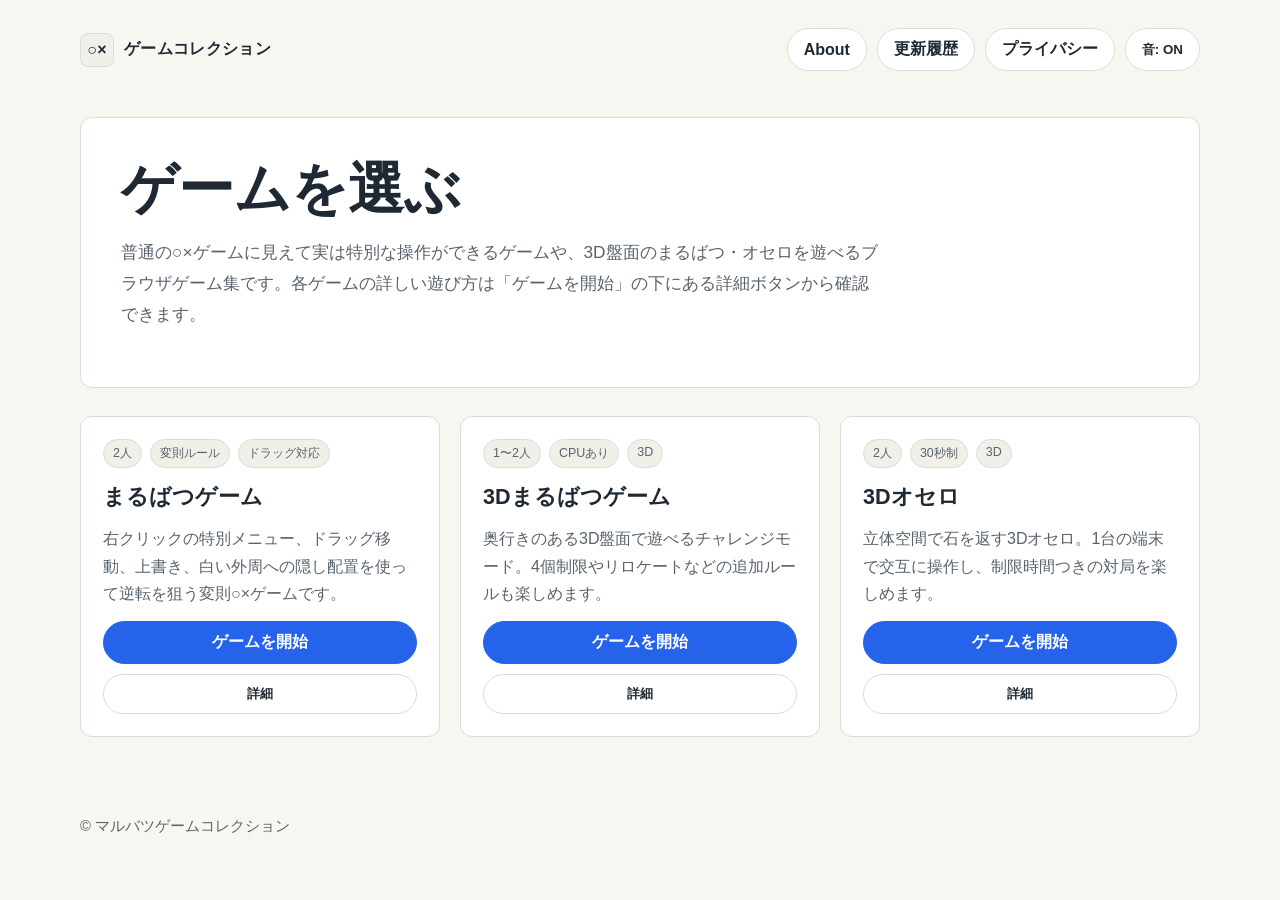
<file: index.html>
<!DOCTYPE html>
<html lang="ja">
<head>
  <meta charset="UTF-8">
  <meta name="viewport" content="width=device-width, initial-scale=1.0">
  <title>マルバツゲームコレクション</title>
  <meta name="description" content="まるばつゲーム、3Dまるばつゲーム、3Dオセロを遊べるブラウザゲーム集です。">
  <meta property="og:title" content="マルバツゲームコレクション">
  <meta property="og:description" content="普通じゃない○×ゲームと3Dオセロをブラウザで遊ぼう。">
  <meta property="og:type" content="website">
  <meta name="theme-color" content="#79f2c0">
  <link rel="icon" href="assets/icons/favicon.svg" type="image/svg+xml">
  <link rel="manifest" href="site.webmanifest">
  <link rel="stylesheet" href="assets/css/common.css">
  <script defer src="assets/js/common.js"></script>
</head>
<body class="site-shell">
  <header class="site-header">
    <a class="brand" href="index.html"><span class="brand-mark">○×</span>ゲームコレクション</a>
    <nav class="nav-links" aria-label="サイト内ナビゲーション">
      <a class="nav-link" href="about.html">About</a>
      <a class="nav-link" href="changelog.html">更新履歴</a>
      <a class="nav-link" href="privacy.html">プライバシー</a>
      <button class="utility-button" type="button" onclick="SiteKit.toggleMute(this)">音: ON</button>
    </nav>
  </header>

  <main class="page-main">
    <section class="hero home-hero">
      <h1>ゲームを選ぶ</h1>
      <p class="lead">普通の○×ゲームに見えて実は特別な操作ができるゲームや、3D盤面のまるばつ・オセロを遊べるブラウザゲーム集です。各ゲームの詳しい遊び方は「ゲームを開始」の下にある詳細ボタンから確認できます。</p>
    </section>

    <section class="game-grid" aria-label="ゲーム一覧">
      <article class="game-card">
        <div class="badges"><span class="badge">2人</span><span class="badge">変則ルール</span><span class="badge">ドラッグ対応</span></div>
        <h2>まるばつゲーム</h2>
        <p>右クリックの特別メニュー、ドラッグ移動、上書き、白い外周への隠し配置を使って逆転を狙う変則○×ゲームです。</p>
        <div class="card-actions">
          <a class="game-button primary" href="cheat.html">ゲームを開始</a>
          <button class="game-button" type="button" data-open-modal="cheat-detail-modal">詳細</button>
        </div>
      </article>
      <article class="game-card">
        <div class="badges"><span class="badge">1〜2人</span><span class="badge">CPUあり</span><span class="badge">3D</span></div>
        <h2>3Dまるばつゲーム</h2>
        <p>奥行きのある3D盤面で遊べるチャレンジモード。4個制限やリロケートなどの追加ルールも楽しめます。</p>
        <div class="card-actions">
          <a class="game-button primary" href="3d.html">ゲームを開始</a>
          <button class="game-button" type="button" data-open-modal="three-d-detail-modal">詳細</button>
        </div>
      </article>
      <article class="game-card">
        <div class="badges"><span class="badge">2人</span><span class="badge">30秒制</span><span class="badge">3D</span></div>
        <h2>3Dオセロ</h2>
        <p>立体空間で石を返す3Dオセロ。1台の端末で交互に操作し、制限時間つきの対局を楽しめます。</p>
        <div class="card-actions">
          <a class="game-button primary" href="reversi.html">ゲームを開始</a>
          <button class="game-button" type="button" data-open-modal="reversi-detail-modal">詳細</button>
        </div>
      </article>
    </section>

    <div id="cheat-detail-modal" class="modal-backdrop"><section class="modal-card"><button class="utility-button modal-close" data-close-modal="cheat-detail-modal">閉じる</button><h2>まるばつゲームの詳細</h2><p class="lead">見た目は○×ゲームですが、勝つための特別な操作を複数使える変則ゲームです。</p><ul><li>中央3×3の盤面だけでなく、白く見える外周マスにもこっそり置けます。</li><li>白い外周に置いたマークは白色で表示されるため、相手には置けない場所のように見えます。</li><li>相手のマークがあるマスにも上書きできます。ただし同じマスへの上書きは2回までです。</li><li>置いたマークはドラッグして別のマスへ移動できます。</li><li>盤面を右クリックすると「勝利」を選べ、現在のプレイヤーを即勝利にできます。</li><li>盤面を右クリックすると「回転」を選べ、中央3×3の配置を90度回転できます。</li><li>通常の勝利条件として、同じマークを3つ以上並べても勝利できます。</li></ul></section></div>
    <div id="three-d-detail-modal" class="modal-backdrop"><section class="modal-card"><button class="utility-button modal-close" data-close-modal="three-d-detail-modal">閉じる</button><h2>3Dまるばつゲームの詳細</h2><p class="lead">奥行きのある3D盤面で○×ゲームを遊べるモードです。</p><ul><li>1〜2人で遊べ、CPU相手のプレイにも対応しています。</li><li>3D空間で列を作るため、平面の○×ゲームとは違う見方が必要です。</li><li>4個制限やリロケートなど、追加ルールも楽しめます。</li></ul></section></div>
    <div id="reversi-detail-modal" class="modal-backdrop"><section class="modal-card"><button class="utility-button modal-close" data-close-modal="reversi-detail-modal">閉じる</button><h2>3Dオセロの詳細</h2><p class="lead">立体空間で石を挟んで返す、3D版のオセロです。</p><ul><li>2人で交互に操作します。</li><li>制限時間は30秒です。</li><li>通常の平面だけでなく、3D方向のつながりも意識して石を返します。</li></ul></section></div>
  </main>

  <footer class="site-footer">
    <span>© マルバツゲームコレクション</span>
  </footer>
</body>
</html>
</file>
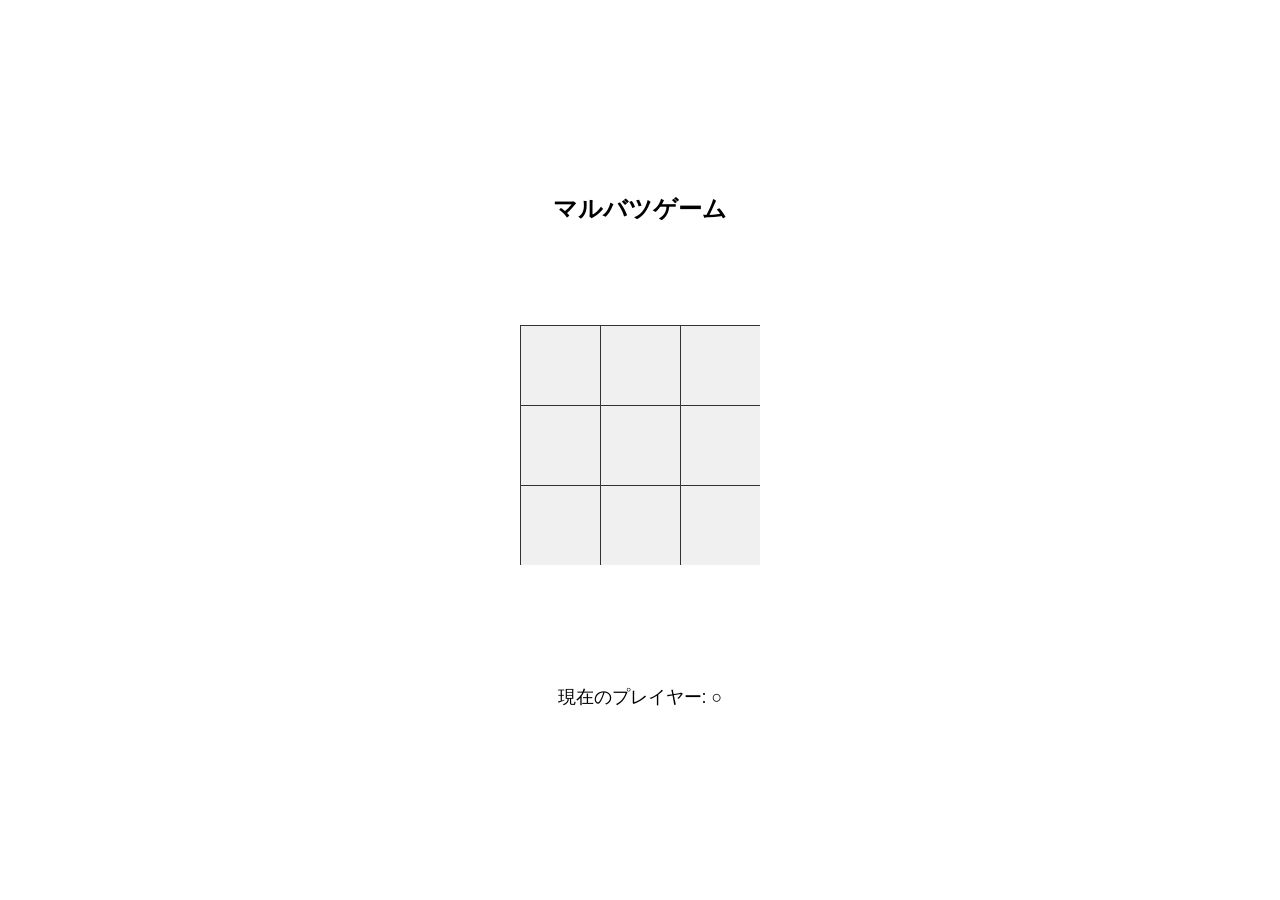
<file: index.HTML>
<!DOCTYPE html>
<html lang="ja">
<head>
  <meta charset="UTF-8">
  <title>中央固定マルバツゲーム</title>
  <style>
    body {
      font-family: sans-serif;
      margin: 0;
      height: 100vh;
      display: flex;
      justify-content: center;
      align-items: center;
      flex-direction: column;
    }

    #board {
      display: grid;
      grid-template-columns: repeat(5, 80px);
      grid-template-rows: repeat(5, 80px);
    }

    .cell {
      width: 80px;
      height: 80px;
      font-size: 36px;
      line-height: 80px;
      text-align: center;
      vertical-align: middle;
      cursor: pointer;
      user-select: none;
      color: black;
    }

    /* 中央3x3だけ枠線を表示 */
    .visible {
      border: 1px solid #333;
      background-color: #f0f0f0;
    }

    /* 外周部分は枠線なし */
    .hidden {
      border: none;
      background-color: white;
    }

    #message {
      margin-top: 10px;
      font-size: 20px;
    }

    #currentPlayer {
      margin-top: 10px;
      font-size: 18px;
    }

    /* Custom Context Menu Styling */
    .custom-context-menu {
      position: absolute;
      background-color: white;
      border: 1px solid #ccc;
      box-shadow: 2px 2px 5px rgba(0, 0, 0, 0.2);
      z-index: 1000;
      list-style: none;
      padding: 0;
      margin: 0;
    }

    .custom-context-menu li {
      padding: 8px 12px;
      cursor: pointer;
    }

    .custom-context-menu li:hover {
      background-color: #f0f0f0;
    }
  </style>
</head>
<body>
  <h2>マルバツゲーム</h2>
  <div id="board"></div>
  <p id="message"></p>
  <p id="currentPlayer"></p>

  <script>
    const SIZE = 5;
    const board = Array.from({ length: SIZE }, () => Array(SIZE).fill(null));
    const overwriteCount = Array.from({ length: SIZE }, () => Array(SIZE).fill(0));

    let currentPlayer = "○";
    let gameOver = false;
    const boardDiv = document.getElementById("board");
    const message = document.getElementById("message");
    const currentPlayerDisplay = document.getElementById("currentPlayer");

    // 現在のプレイヤー表示を更新する関数
    function updateCurrentPlayerDisplay() {
      if (!gameOver) {
        currentPlayerDisplay.textContent = `現在のプレイヤー: ${currentPlayer}`;
      } else {
        currentPlayerDisplay.textContent = ""; // ゲーム終了時は表示をクリア
      }
    }

    // ゲームボードをレンダリングする関数
    function renderBoard() {
      boardDiv.innerHTML = ""; // ボードの内容をクリア
      for (let y = 0; y < SIZE; y++) {
        for (let x = 0; x < SIZE; x++) {
          const cell = document.createElement("div");
          cell.classList.add("cell");

          // 中央3x3のマスにのみ枠線と背景色を適用
          if (x >= 1 && x <= 3 && y >= 1 && y <= 3) {
            cell.classList.add("visible");
          } else {
            cell.classList.add("hidden");
          }

          const value = board[y][x];
          cell.textContent = value || ""; // マスの内容（○, ×, または空）

          // 位置情報をデータ属性として保持（ドラッグ＆ドロップ用）
          cell.dataset.x = x;
          cell.dataset.y = y;

          // マスに内容がある場合はドラッグ可能にする
          if (value) {
            cell.setAttribute("draggable", "true");

            // ドラッグ開始時の処理
            cell.ondragstart = (e) => {
              // ドラッグするマスの座標をデータとして設定
              e.dataTransfer.setData("text/plain", JSON.stringify({ fromX: x, fromY: y }));
            };
          }

          // ドラッグ中のマスの上の処理（ドロップを許可するために必要）
          cell.ondragover = (e) => {
            e.preventDefault();
          };

          // ドロップ時の処理
          cell.ondrop = (e) => {
            e.preventDefault();
            if (gameOver) return; // ゲーム終了時は何もしない

            // ドラッグ開始時のデータ（元のマスの座標）を取得
            const data = JSON.parse(e.dataTransfer.getData("text/plain"));
            const fromX = data.fromX;
            const fromY = data.fromY;

            // ドロップ先のマスの座標
            const toX = x;
            const toY = y;

            // 同じマスへの移動、または上書き回数が上限を超えている場合は移動不可
            if ((fromX === toX && fromY === toY) || overwriteCount[toY][toX] >= 2) {
              message.textContent = "そのマスには移動できません。";
              return;
            }

            const movingPlayer = board[fromY][fromX]; // 移動するマーク
            // 移動先に同じマークがある場合は移動不可
            if (board[toY][toX] === movingPlayer) {
              message.textContent = "同じマークがある場所には移動できません。";
              return;
            }

            // 移動を実行
            board[toY][toX] = movingPlayer; // 移動先にマークを配置
            board[fromY][fromX] = null; // 元のマスのマークを消去
            overwriteCount[toY][toX]++; // ドロップ先の上書き回数をカウントアップ
            message.textContent = ""; // メッセージをクリア
            renderBoard(); // ボードを再レンダリング
            updateCurrentPlayerDisplay(); // プレイヤー表示を更新
          };

          // 通常クリックによるマークの配置
          if (!gameOver) {
            cell.onclick = () => handleMove(x, y);
          } else {
            cell.style.cursor = "default"; // ゲーム終了時はカーソルをデフォルトにする
          }

          boardDiv.appendChild(cell); // ボードにセルを追加
        }
      }
      updateCurrentPlayerDisplay(); // ボードレンダリング後にプレイヤー表示を更新
    }

    // マスをクリックしたときの処理
    function handleMove(x, y) {
      if (gameOver) return; // ゲーム終了時は何もしない

      const currentValue = board[y][x]; // クリックしたマスの現在の値
      const count = overwriteCount[y][x]; // クリックしたマスの上書き回数

      // 上書き回数が上限を超えている場合は配置不可
      if (count >= 2) {
        message.textContent = "これ以上このマスには置けません。";
        return;
      }

      // 同じマークでの再配置は不可
      if (currentValue === currentPlayer) {
        message.textContent = "同じマークでの再配置はできません。";
        return;
      }

      board[y][x] = currentPlayer; // マスに現在のプレイヤーのマークを配置
      overwriteCount[y][x]++; // 上書き回数をカウントアップ

      // 勝利判定
      if (checkWin(x, y, currentPlayer)) {
        message.textContent = `${currentPlayer} の勝ち！`; // 勝利メッセージを表示
        gameOver = true; // ゲーム終了フラグを立てる
      } else {
        // 勝利でない場合はプレイヤーを交代
        currentPlayer = currentPlayer === "○" ? "×" : "○";
        message.textContent = ""; // メッセージをクリア
      }

      renderBoard(); // ボードを再レンダリング
      updateCurrentPlayerDisplay(); // プレイヤー表示を更新
    }

    // 勝利条件をチェックする関数
    function checkWin(x, y, player) {
      // チェックする方向（水平、垂直、斜め2方向）
      const directions = [
        [1, 0], [0, 1], [1, 1], [1, -1]
      ];
      // いずれかの方向に3つ以上同じマークが揃っているかチェック
      return directions.some(([dx, dy]) => {
        let count = 1;
        // 指定方向のプラス方向にチェック
        for (let i = 1; i < 3; i++) {
          // 範囲外参照を防ぐためにオプションチェイニングを使用
          if (board[y + dy * i]?.[x + dx * i] === player) count++;
          else break;
        }
        // 指定方向のマイナス方向にチェック
        for (let i = 1; i < 3; i++) {
           // 範囲外参照を防ぐためにオプションチェイニングを使用
          if (board[y - dy * i]?.[x - dx * i] === player) count++;
          else break;
        }
        return count >= 3; // 3つ以上揃っていれば勝利
      });
    }

    // 中央3x3マスを右方向に90度回転させる関数
    function rotateCenter() {
      const centerSize = 3;
      const start = 1; // 中央3x3の開始インデックス (1から3)

      // 回転後のボードと上書き回数を一時的に保持する配列
      const rotatedBoard = Array.from({ length: centerSize }, () => Array(centerSize).fill(null));
      const rotatedOverwriteCount = Array.from({ length: centerSize }, () => Array(centerSize).fill(0));

      // 回転ロジック: 元の (r, c) は回転後 (c, size - 1 - r) に移動 (0-based index for the 3x3 subgrid)
      for (let r = 0; r < centerSize; r++) {
        for (let c = 0; c < centerSize; c++) {
          rotatedBoard[c][centerSize - 1 - r] = board[start + r][start + c];
          rotatedOverwriteCount[c][centerSize - 1 - r] = overwriteCount[start + r][start + c];
        }
      }

      // 回転後の値を元のボードと上書き回数配列に反映
      for (let r = 0; r < centerSize; r++) {
        for (let c = 0; c < centerSize; c++) {
          board[start + r][start + c] = rotatedBoard[r][c];
          overwriteCount[start + r][start + c] = rotatedOverwriteCount[r][c];
        }
      }
    }


    // カスタムコンテキストメニューに関するロジック
    let customContextMenu = null; // カスタムメニュー要素を保持する変数

    // ボード上で右クリックが発生したときのイベントリスナー
    boardDiv.addEventListener('contextmenu', function(e) {
      e.preventDefault(); // デフォルトのコンテキストメニュー表示を抑制

      if (gameOver) return; // ゲーム終了時は何もしない

      // 既存のカスタムメニューがあれば削除
      if (customContextMenu) {
        customContextMenu.remove();
      }

      // カスタムメニュー要素を作成
      customContextMenu = document.createElement('ul');
      customContextMenu.classList.add('custom-context-menu');
      // 右クリックした位置にメニューを配置
      customContextMenu.style.top = `${e.clientY}px`;
      customContextMenu.style.left = `${e.clientX}px`;

      // 「勝利」オプションを作成
      const victoryOption = document.createElement('li');
      victoryOption.textContent = '勝利';
      // 「勝利」オプションがクリックされたときの処理
      victoryOption.addEventListener('click', function() {
        if (!gameOver) { // ゲームがまだ終了していない場合のみ処理を実行
          message.textContent = `${currentPlayer} の勝ち！`; // 勝利メッセージを表示
          gameOver = true; // ゲーム終了フラグを立てる
          renderBoard(); // ボードを再レンダリングしてクリックを無効化
          updateCurrentPlayerDisplay(); // プレイヤー表示を更新
        }
        customContextMenu.remove(); // メニューを削除
        customContextMenu = null; // 変数をクリア
      });
      customContextMenu.appendChild(victoryOption); // メニューにオプションを追加

      // 「回転」オプションを作成
      const rotateOption = document.createElement('li');
      rotateOption.textContent = '回転';
      // 「回転」オプションがクリックされたときの処理
      rotateOption.addEventListener('click', function() {
        if (!gameOver) { // ゲームがまだ終了していない場合のみ処理を実行
          rotateCenter(); // 中央マスを回転
          renderBoard(); // ボードを再レンダリング
          updateCurrentPlayerDisplay(); // プレイヤー表示を更新
          message.textContent = "中央のマスが回転しました。"; // 回転メッセージを表示
        }
        customContextMenu.remove(); // メニューを削除
        customContextMenu = null; // 変数をクリア
      });
      customContextMenu.appendChild(rotateOption); // メニューにオプションを追加


      // メニューをbodyに追加して表示
      document.body.appendChild(customContextMenu);
    });

    // ドキュメント全体でクリックが発生したときのイベントリスナー
    document.addEventListener('click', function(e) {
      // カスタムメニューが表示されていて、クリックされた要素がメニューの外側であればメニューを非表示にする
      if (customContextMenu && !customContextMenu.contains(e.target)) {
        customContextMenu.remove(); // メニューを削除
        customContextMenu = null; // 変数をクリア
      }
    });


    // ゲーム開始時の初期レンダリングと表示更新
    renderBoard();
    updateCurrentPlayerDisplay();
  </script>
</body>
</html>
</file>
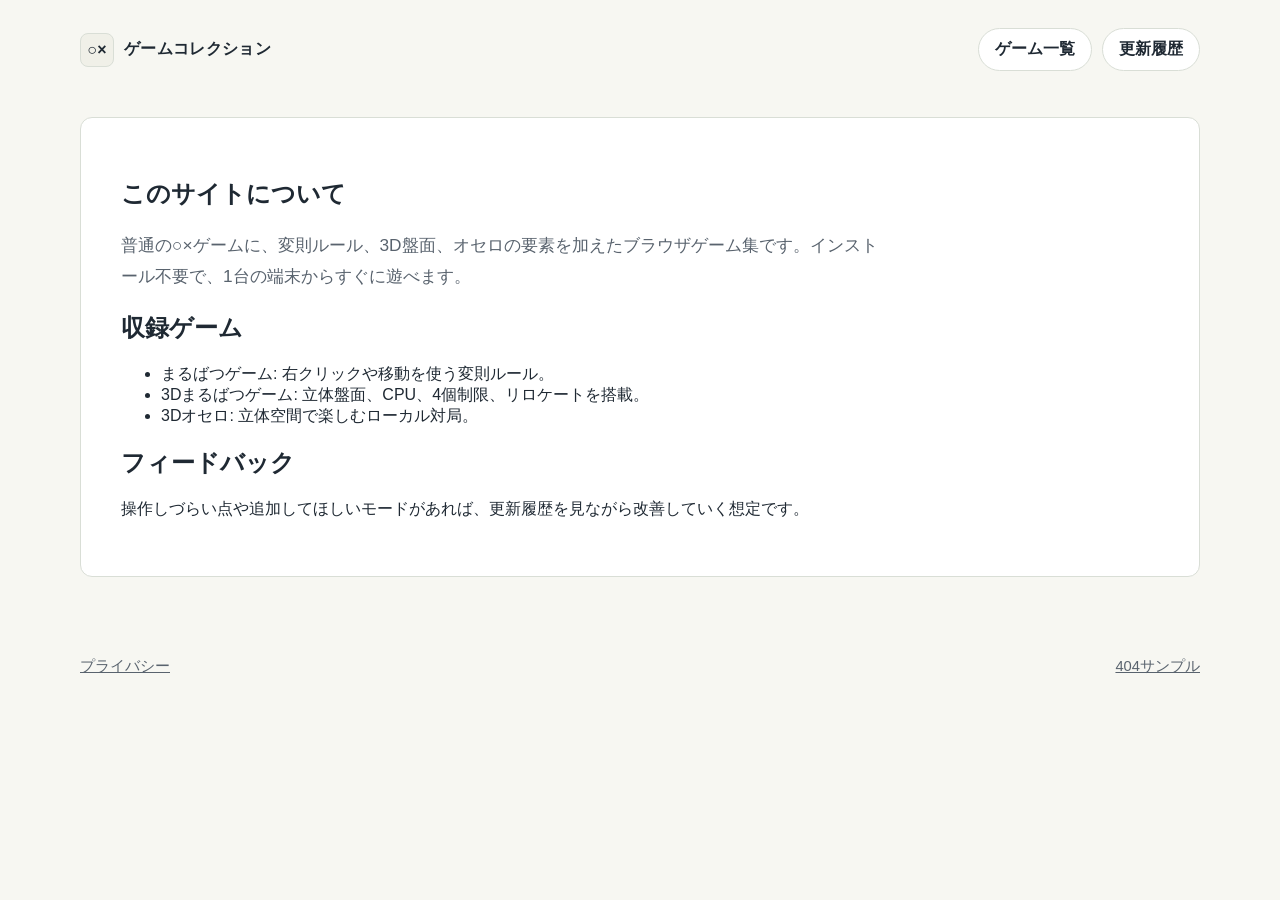
<file: about.html>
<!DOCTYPE html><html lang="ja"><head><meta charset="UTF-8"><meta name="viewport" content="width=device-width, initial-scale=1.0"><title>About - マルバツゲームコレクション</title><meta name="description" content="3Dまるばつ、まるばつ、3Dオセロを遊べるブラウザゲーム集の説明ページです。"><link rel="icon" href="assets/icons/favicon.svg" type="image/svg+xml"><link rel="manifest" href="site.webmanifest"><link rel="stylesheet" href="assets/css/common.css"><script defer src="assets/js/common.js"></script></head><body class="site-shell"><header class="site-header"><a class="brand" href="index.html"><span class="brand-mark">○×</span>ゲームコレクション</a><nav class="nav-links"><a class="nav-link" href="index.html">ゲーム一覧</a><a class="nav-link" href="changelog.html">更新履歴</a></nav></header><main class="page-main"><section class="panel"><h1>このサイトについて</h1><p class="lead">普通の○×ゲームに、変則ルール、3D盤面、オセロの要素を加えたブラウザゲーム集です。インストール不要で、1台の端末からすぐに遊べます。</p><h2>収録ゲーム</h2><ul><li>まるばつゲーム: 右クリックや移動を使う変則ルール。</li><li>3Dまるばつゲーム: 立体盤面、CPU、4個制限、リロケートを搭載。</li><li>3Dオセロ: 立体空間で楽しむローカル対局。</li></ul><h2>フィードバック</h2><p>操作しづらい点や追加してほしいモードがあれば、更新履歴を見ながら改善していく想定です。</p></section></main><footer class="site-footer"><a href="privacy.html">プライバシー</a><a href="404.html">404サンプル</a></footer></body></html>
</file>
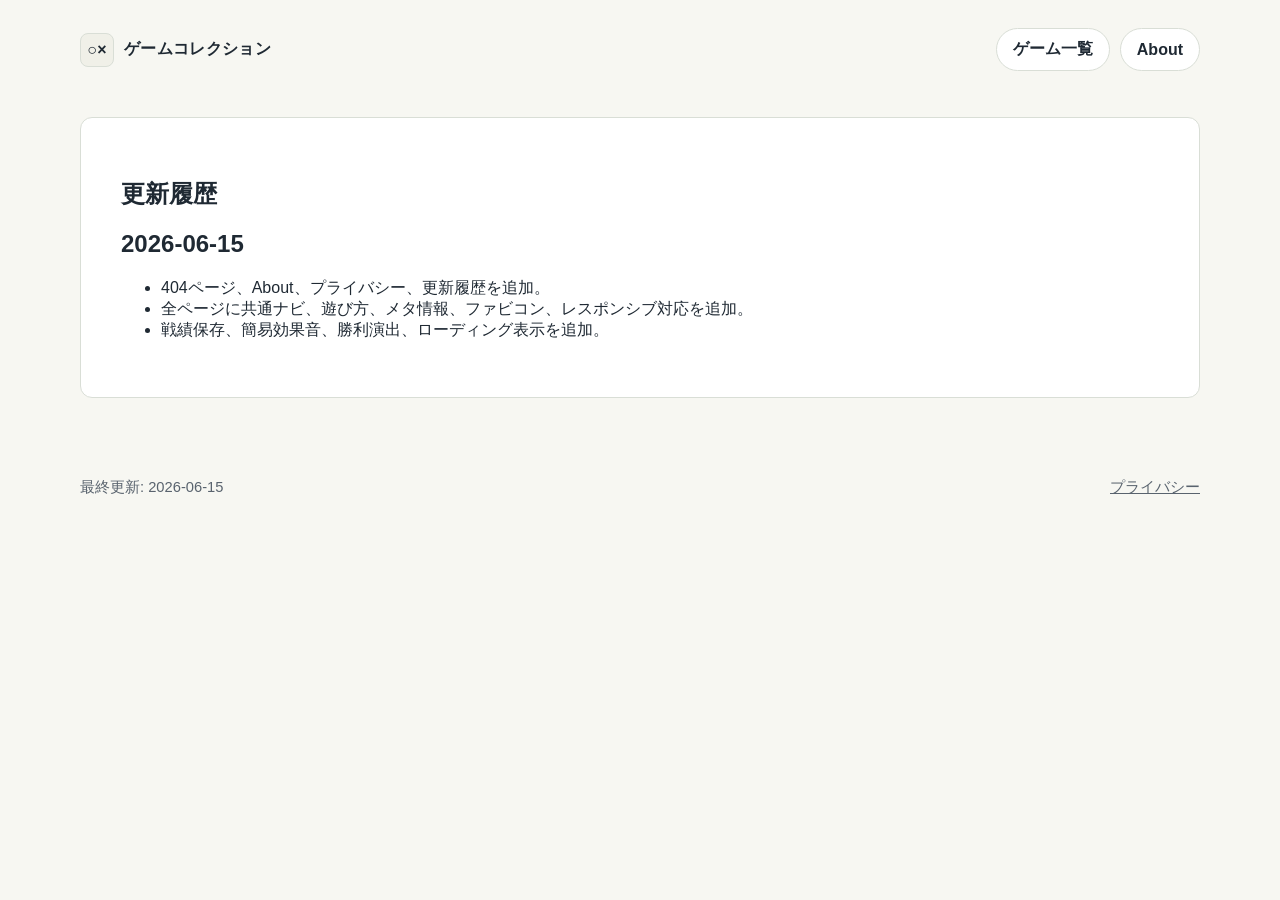
<file: changelog.html>
<!DOCTYPE html><html lang="ja"><head><meta charset="UTF-8"><meta name="viewport" content="width=device-width, initial-scale=1.0"><title>更新履歴</title><meta name="description" content="マルバツゲームコレクションの更新履歴です。"><link rel="icon" href="assets/icons/favicon.svg" type="image/svg+xml"><link rel="manifest" href="site.webmanifest"><link rel="stylesheet" href="assets/css/common.css"><script defer src="assets/js/common.js"></script></head><body class="site-shell"><header class="site-header"><a class="brand" href="index.html"><span class="brand-mark">○×</span>ゲームコレクション</a><nav class="nav-links"><a class="nav-link" href="index.html">ゲーム一覧</a><a class="nav-link" href="about.html">About</a></nav></header><main class="page-main"><section class="panel"><h1>更新履歴</h1><article><h2>2026-06-15</h2><ul><li>404ページ、About、プライバシー、更新履歴を追加。</li><li>全ページに共通ナビ、遊び方、メタ情報、ファビコン、レスポンシブ対応を追加。</li><li>戦績保存、簡易効果音、勝利演出、ローディング表示を追加。</li></ul></article></section></main><footer class="site-footer"><span>最終更新: 2026-06-15</span><a href="privacy.html">プライバシー</a></footer></body></html>
</file>
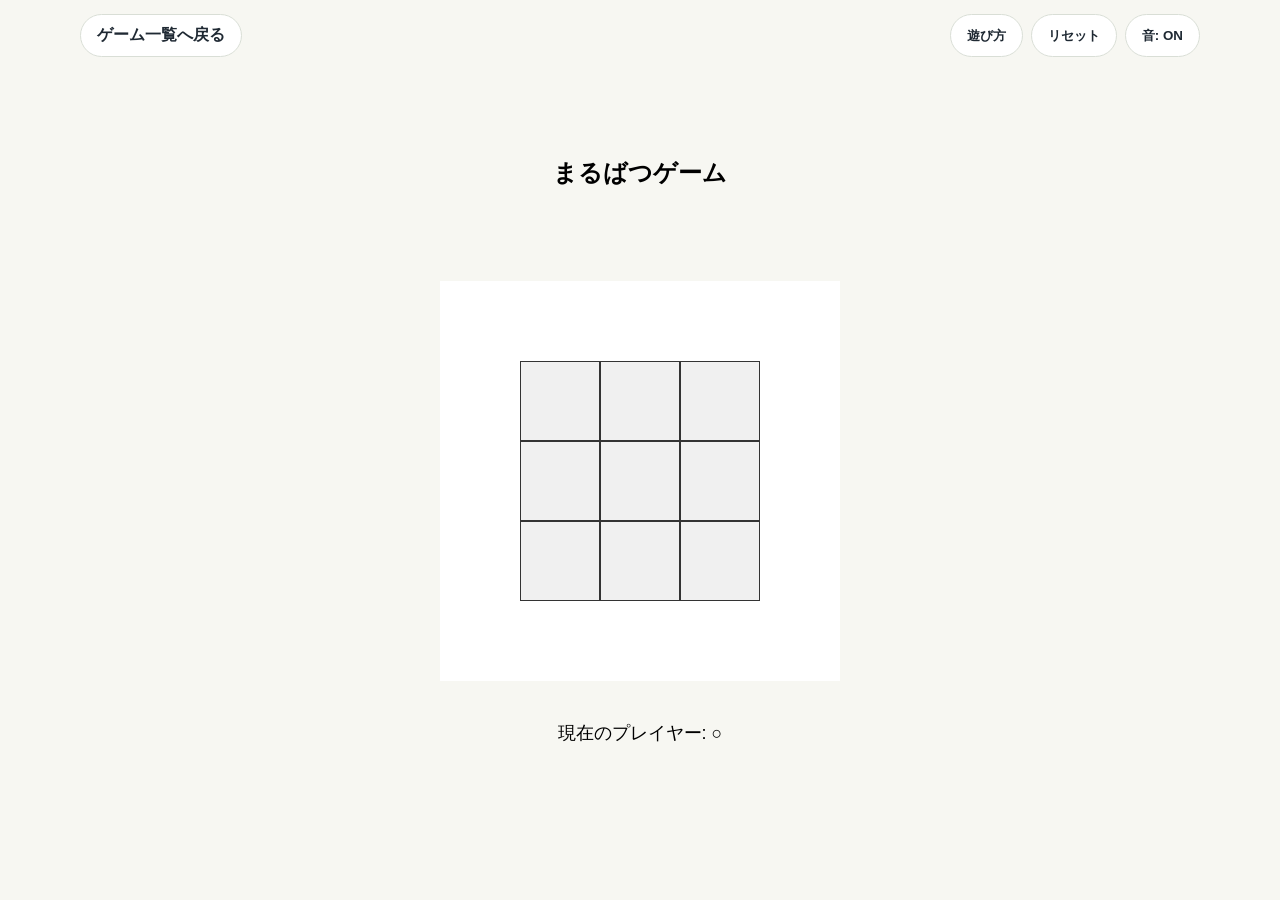
<file: cheat.html>
<!DOCTYPE html>
<html lang="ja">
<head>
  <meta charset="UTF-8">
  <meta name="viewport" content="width=device-width, initial-scale=1.0">
  <title>まるばつゲーム</title>
  <meta name="description" content="右クリックやドラッグ移動を使う変則ルールのまるばつゲームです。">
  <link rel="icon" href="assets/icons/favicon.svg" type="image/svg+xml">
  <link rel="manifest" href="site.webmanifest">
  <link rel="stylesheet" href="assets/css/common.css">
  <style>
    body {
      font-family: "Segoe UI", sans-serif;
      margin: 0;
      min-height: 100vh;
      display: flex;
      justify-content: center;
      align-items: center;
      flex-direction: column;
    }

    #board {
      display: grid;
      grid-template-columns: repeat(5, min(16vw, 80px));
      grid-template-rows: repeat(5, min(16vw, 80px));
      margin-top: 72px;
    }

    .cell {
      width: min(16vw, 80px);
      height: min(16vw, 80px);
      font-size: clamp(24px, 8vw, 36px);
      line-height: min(16vw, 80px);
      text-align: center;
      vertical-align: middle;
      cursor: pointer;
      user-select: none;
      color: black;
    }

    /* 中央3x3だけ枠線を表示 */
    .visible {
      border: 1px solid #333;
      background-color: #f0f0f0;
    }

    /* 外周部分は枠線なし。置けてもマークが白く見えないため、置けない場所のように見える */
    .hidden {
      border: none;
      background-color: #ffffff;
      color: #ffffff;
      cursor: default;
    }

    #message {
      margin-top: 10px;
      font-size: 20px;
    }

    #currentPlayer {
      margin-top: 10px;
      font-size: 18px;
    }

    /* Custom Context Menu Styling */
    .custom-context-menu {
      position: absolute;
      background-color: white;
      border: 1px solid #ccc;
      box-shadow: 2px 2px 5px rgba(0, 0, 0, 0.2);
      z-index: 1000;
      list-style: none;
      padding: 0;
      margin: 0;
    }

    .custom-context-menu li {
      padding: 8px 12px;
      cursor: pointer;
    }

    .custom-context-menu li:hover {
      background-color: #f0f0f0;
    }
  </style>
</head>
<body>
  <nav class="game-nav" aria-label="ゲーム操作"><a class="btn" href="index.html">ゲーム一覧へ戻る</a><div class="game-actions"><button class="utility-button" type="button" data-open-modal="rules-modal">遊び方</button><button class="utility-button" type="button" onclick="resetGame()">リセット</button><button class="utility-button" type="button" onclick="SiteKit.toggleMute(this)">音: ON</button></div></nav>
  <h2>まるばつゲーム</h2>
  <div id="board"></div>
  <p id="message" aria-live="polite"></p>
  <p id="currentPlayer" aria-live="polite"></p>
  <div id="rules-modal" class="modal-backdrop"><section class="modal-card"><button class="utility-button modal-close" data-close-modal="rules-modal">閉じる</button><h2>遊び方</h2><ul><li>左クリックで現在のプレイヤーのマークを置きます。</li><li>中央の3×3だけが通常の盤面として見えますが、外周の白いマスにも実は置けます。外周に置いたマークは白色で表示されるため、一見置けない場所のように見えます。</li><li>同じマスへの上書きは2回までです。</li><li>置いたマークはドラッグして別のマスへ移動できます。</li><li>盤面を右クリックすると「勝利」「回転」の特別メニューが開きます。</li><li>3つ以上並べると勝利です。</li></ul></section></div>
  <script src="assets/js/common.js"></script>

  <script>
    const SIZE = 5;
    const board = Array.from({ length: SIZE }, () => Array(SIZE).fill(null));
    const overwriteCount = Array.from({ length: SIZE }, () => Array(SIZE).fill(0));

    let currentPlayer = "○";
    let gameOver = false;
    const boardDiv = document.getElementById("board");
    const message = document.getElementById("message");
    const currentPlayerDisplay = document.getElementById("currentPlayer");

    // 現在のプレイヤー表示を更新する関数
    function updateCurrentPlayerDisplay() {
      if (!gameOver) {
        currentPlayerDisplay.textContent = `現在のプレイヤー: ${currentPlayer}`;
      } else {
        currentPlayerDisplay.textContent = ""; // ゲーム終了時は表示をクリア
      }
    }

    // ゲームボードをレンダリングする関数
    function renderBoard() {
      boardDiv.innerHTML = ""; // ボードの内容をクリア
      for (let y = 0; y < SIZE; y++) {
        for (let x = 0; x < SIZE; x++) {
          const cell = document.createElement("div");
          cell.classList.add("cell");

          // 中央3x3のマスにのみ枠線と背景色を適用
          if (x >= 1 && x <= 3 && y >= 1 && y <= 3) {
            cell.classList.add("visible");
          } else {
            cell.classList.add("hidden");
          }

          const value = board[y][x];
          cell.textContent = value || ""; // マスの内容（○, ×, または空）

          // 位置情報をデータ属性として保持（ドラッグ＆ドロップ用）
          cell.dataset.x = x;
          cell.dataset.y = y;

          // マスに内容がある場合はドラッグ可能にする
          if (value) {
            cell.setAttribute("draggable", "true");

            // ドラッグ開始時の処理
            cell.ondragstart = (e) => {
              // ドラッグするマスの座標をデータとして設定
              e.dataTransfer.setData("text/plain", JSON.stringify({ fromX: x, fromY: y }));
            };
          }

          // ドラッグ中のマスの上の処理（ドロップを許可するために必要）
          cell.ondragover = (e) => {
            e.preventDefault();
          };

          // ドロップ時の処理
          cell.ondrop = (e) => {
            e.preventDefault();
            if (gameOver) return; // ゲーム終了時は何もしない

            // ドラッグ開始時のデータ（元のマスの座標）を取得
            const data = JSON.parse(e.dataTransfer.getData("text/plain"));
            const fromX = data.fromX;
            const fromY = data.fromY;

            // ドロップ先のマスの座標
            const toX = x;
            const toY = y;

            // 同じマスへの移動、または上書き回数が上限を超えている場合は移動不可
            if ((fromX === toX && fromY === toY) || overwriteCount[toY][toX] >= 2) {
              message.textContent = "そのマスには移動できません。";
              return;
            }

            const movingPlayer = board[fromY][fromX]; // 移動するマーク
            // 移動先に同じマークがある場合は移動不可
            if (board[toY][toX] === movingPlayer) {
              message.textContent = "同じマークがある場所には移動できません。";
              return;
            }

            // 移動を実行
            board[toY][toX] = movingPlayer; // 移動先にマークを配置
            board[fromY][fromX] = null; // 元のマスのマークを消去
            overwriteCount[toY][toX]++; // ドロップ先の上書き回数をカウントアップ
            message.textContent = ""; // メッセージをクリア
            renderBoard(); // ボードを再レンダリング
            updateCurrentPlayerDisplay(); // プレイヤー表示を更新
          };

          // 通常クリックによるマークの配置
          if (!gameOver) {
            cell.onclick = () => handleMove(x, y);
          } else {
            cell.style.cursor = "default"; // ゲーム終了時はカーソルをデフォルトにする
          }

          boardDiv.appendChild(cell); // ボードにセルを追加
        }
      }
      updateCurrentPlayerDisplay(); // ボードレンダリング後にプレイヤー表示を更新
    }

    // マスをクリックしたときの処理
    function handleMove(x, y) {
      if (gameOver) return; // ゲーム終了時は何もしない

      const currentValue = board[y][x]; // クリックしたマスの現在の値
      const count = overwriteCount[y][x]; // クリックしたマスの上書き回数

      // 上書き回数が上限を超えている場合は配置不可
      if (count >= 2) {
        message.textContent = "これ以上このマスには置けません。";
        return;
      }

      // 同じマークでの再配置は不可
      if (currentValue === currentPlayer) {
        message.textContent = "同じマークでの再配置はできません。";
        return;
      }

      SiteKit.beep(520, 0.04);
      board[y][x] = currentPlayer; // マスに現在のプレイヤーのマークを配置
      overwriteCount[y][x]++; // 上書き回数をカウントアップ

      // 勝利判定
      if (checkWin(x, y, currentPlayer)) {
        message.textContent = `${currentPlayer} の勝ち！`; // 勝利メッセージを表示
        SiteKit.recordWin("まるばつ", currentPlayer);
        gameOver = true; // ゲーム終了フラグを立てる
      } else {
        // 勝利でない場合はプレイヤーを交代
        currentPlayer = currentPlayer === "○" ? "×" : "○";
        message.textContent = ""; // メッセージをクリア
      }

      renderBoard(); // ボードを再レンダリング
      updateCurrentPlayerDisplay(); // プレイヤー表示を更新
    }

    // 勝利条件をチェックする関数
    function checkWin(x, y, player) {
      // チェックする方向（水平、垂直、斜め2方向）
      const directions = [
        [1, 0], [0, 1], [1, 1], [1, -1]
      ];
      // いずれかの方向に3つ以上同じマークが揃っているかチェック
      return directions.some(([dx, dy]) => {
        let count = 1;
        // 指定方向のプラス方向にチェック
        for (let i = 1; i < 3; i++) {
          // 範囲外参照を防ぐためにオプションチェイニングを使用
          if (board[y + dy * i]?.[x + dx * i] === player) count++;
          else break;
        }
        // 指定方向のマイナス方向にチェック
        for (let i = 1; i < 3; i++) {
           // 範囲外参照を防ぐためにオプションチェイニングを使用
          if (board[y - dy * i]?.[x - dx * i] === player) count++;
          else break;
        }
        return count >= 3; // 3つ以上揃っていれば勝利
      });
    }

    // 中央3x3マスを右方向に90度回転させる関数
    function rotateCenter() {
      const centerSize = 3;
      const start = 1; // 中央3x3の開始インデックス (1から3)

      // 回転後のボードと上書き回数を一時的に保持する配列
      const rotatedBoard = Array.from({ length: centerSize }, () => Array(centerSize).fill(null));
      const rotatedOverwriteCount = Array.from({ length: centerSize }, () => Array(centerSize).fill(0));

      // 回転ロジック: 元の (r, c) は回転後 (c, size - 1 - r) に移動 (0-based index for the 3x3 subgrid)
      for (let r = 0; r < centerSize; r++) {
        for (let c = 0; c < centerSize; c++) {
          rotatedBoard[c][centerSize - 1 - r] = board[start + r][start + c];
          rotatedOverwriteCount[c][centerSize - 1 - r] = overwriteCount[start + r][start + c];
        }
      }

      // 回転後の値を元のボードと上書き回数配列に反映
      for (let r = 0; r < centerSize; r++) {
        for (let c = 0; c < centerSize; c++) {
          board[start + r][start + c] = rotatedBoard[r][c];
          overwriteCount[start + r][start + c] = rotatedOverwriteCount[r][c];
        }
      }
    }


    // カスタムコンテキストメニューに関するロジック
    let customContextMenu = null; // カスタムメニュー要素を保持する変数

    // ボード上で右クリックが発生したときのイベントリスナー
    boardDiv.addEventListener('contextmenu', function(e) {
      e.preventDefault(); // デフォルトのコンテキストメニュー表示を抑制

      if (gameOver) return; // ゲーム終了時は何もしない

      // 既存のカスタムメニューがあれば削除
      if (customContextMenu) {
        customContextMenu.remove();
      }

      // カスタムメニュー要素を作成
      customContextMenu = document.createElement('ul');
      customContextMenu.classList.add('custom-context-menu');
      // 右クリックした位置にメニューを配置
      customContextMenu.style.top = `${e.clientY}px`;
      customContextMenu.style.left = `${e.clientX}px`;

      // 「勝利」オプションを作成
      const victoryOption = document.createElement('li');
      victoryOption.textContent = '勝利';
      // 「勝利」オプションがクリックされたときの処理
      victoryOption.addEventListener('click', function() {
        if (!gameOver) { // ゲームがまだ終了していない場合のみ処理を実行
          message.textContent = `${currentPlayer} の勝ち！`; // 勝利メッセージを表示
          SiteKit.recordWin("まるばつ", currentPlayer);
          gameOver = true; // ゲーム終了フラグを立てる
          renderBoard(); // ボードを再レンダリングしてクリックを無効化
          updateCurrentPlayerDisplay(); // プレイヤー表示を更新
        }
        customContextMenu.remove(); // メニューを削除
        customContextMenu = null; // 変数をクリア
      });
      customContextMenu.appendChild(victoryOption); // メニューにオプションを追加

      // 「回転」オプションを作成
      const rotateOption = document.createElement('li');
      rotateOption.textContent = '回転';
      // 「回転」オプションがクリックされたときの処理
      rotateOption.addEventListener('click', function() {
        if (!gameOver) { // ゲームがまだ終了していない場合のみ処理を実行
          rotateCenter(); // 中央マスを回転
          renderBoard(); // ボードを再レンダリング
          updateCurrentPlayerDisplay(); // プレイヤー表示を更新
          message.textContent = "中央のマスが回転しました。"; // 回転メッセージを表示
        }
        customContextMenu.remove(); // メニューを削除
        customContextMenu = null; // 変数をクリア
      });
      customContextMenu.appendChild(rotateOption); // メニューにオプションを追加


      // メニューをbodyに追加して表示
      document.body.appendChild(customContextMenu);
    });

    // ドキュメント全体でクリックが発生したときのイベントリスナー
    document.addEventListener('click', function(e) {
      // カスタムメニューが表示されていて、クリックされた要素がメニューの外側であればメニューを非表示にする
      if (customContextMenu && !customContextMenu.contains(e.target)) {
        customContextMenu.remove(); // メニューを削除
        customContextMenu = null; // 変数をクリア
      }
    });


    function resetGame() {
      for (let y = 0; y < SIZE; y++) {
        for (let x = 0; x < SIZE; x++) {
          board[y][x] = null;
          overwriteCount[y][x] = 0;
        }
      }
      currentPlayer = "○";
      gameOver = false;
      message.textContent = "";
      renderBoard();
      updateCurrentPlayerDisplay();
    }

    // ゲーム開始時の初期レンダリングと表示更新
    renderBoard();
    updateCurrentPlayerDisplay();
  </script>
</body>
</html>
</file>
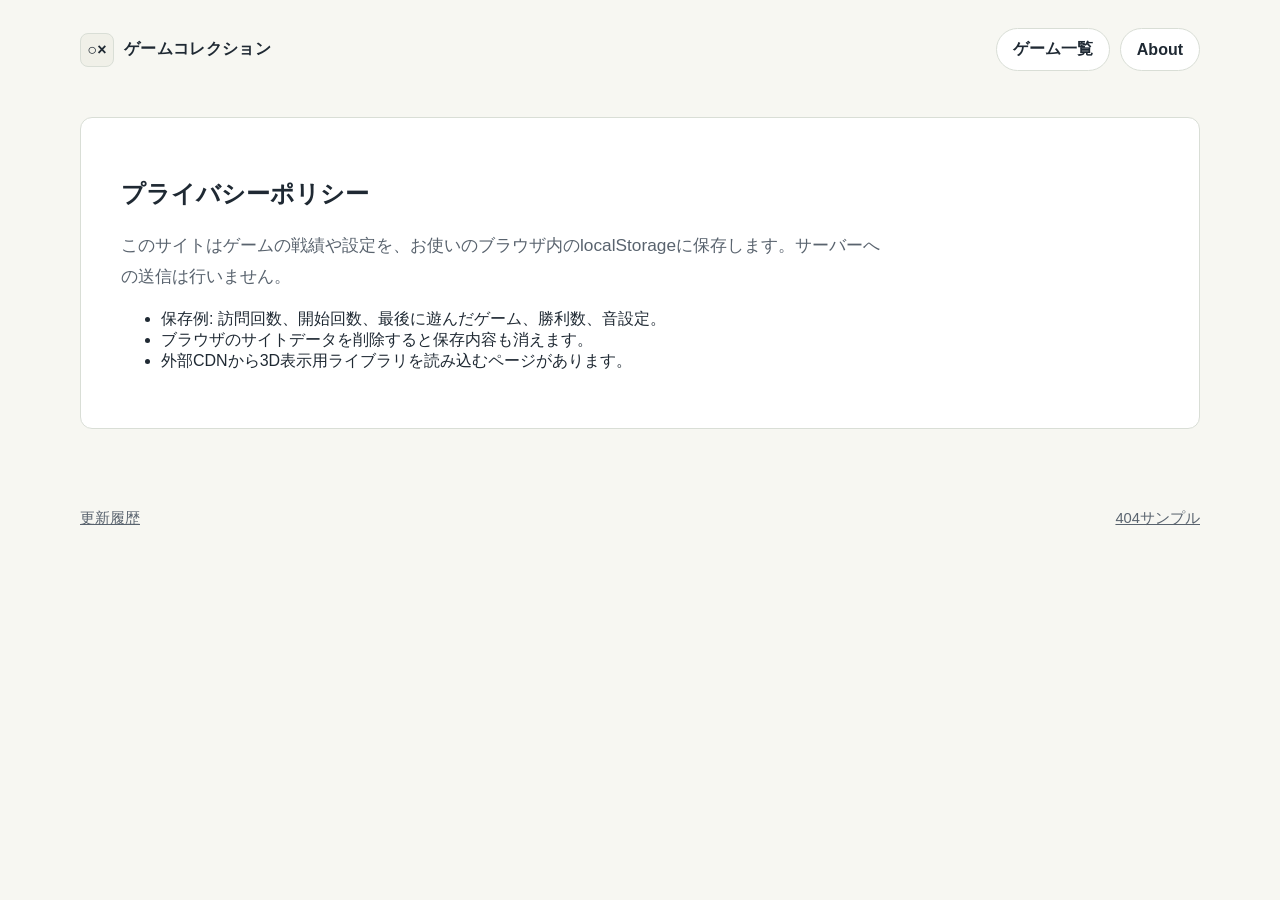
<file: privacy.html>
<!DOCTYPE html><html lang="ja"><head><meta charset="UTF-8"><meta name="viewport" content="width=device-width, initial-scale=1.0"><title>プライバシーポリシー</title><meta name="description" content="マルバツゲームコレクションのプライバシーポリシーです。"><link rel="icon" href="assets/icons/favicon.svg" type="image/svg+xml"><link rel="manifest" href="site.webmanifest"><link rel="stylesheet" href="assets/css/common.css"><script defer src="assets/js/common.js"></script></head><body class="site-shell"><header class="site-header"><a class="brand" href="index.html"><span class="brand-mark">○×</span>ゲームコレクション</a><nav class="nav-links"><a class="nav-link" href="index.html">ゲーム一覧</a><a class="nav-link" href="about.html">About</a></nav></header><main class="page-main"><section class="panel"><h1>プライバシーポリシー</h1><p class="lead">このサイトはゲームの戦績や設定を、お使いのブラウザ内のlocalStorageに保存します。サーバーへの送信は行いません。</p><ul><li>保存例: 訪問回数、開始回数、最後に遊んだゲーム、勝利数、音設定。</li><li>ブラウザのサイトデータを削除すると保存内容も消えます。</li><li>外部CDNから3D表示用ライブラリを読み込むページがあります。</li></ul></section></main><footer class="site-footer"><a href="changelog.html">更新履歴</a><a href="404.html">404サンプル</a></footer></body></html>
</file>
<file: assets/css/common.css>
:root {
  color-scheme: light;
  --bg: #f7f7f2;
  --panel: #ffffff;
  --panel-strong: #f0f0e8;
  --text: #1f2933;
  --muted: #59636e;
  --accent: #2563eb;
  --accent-2: #1f2933;
  --danger: #c2410c;
  --border: #d9ded6;
  --shadow: none;
}
* { box-sizing: border-box; }
html { min-height: 100%; background: var(--bg); }
body.site-shell, body.game-shell {
  margin: 0;
  min-height: 100vh;
  font-family: "Segoe UI", "Hiragino Kaku Gothic ProN", Meiryo, sans-serif;
  color: var(--text);
  background: var(--bg);
}
a { color: inherit; }
.site-header, .site-footer, .game-nav {
  width: min(1120px, calc(100% - 32px));
  margin-inline: auto;
}
.site-header { padding: 28px 0 14px; display: flex; align-items: center; justify-content: space-between; gap: 18px; }
.brand { display: inline-flex; align-items: center; gap: 10px; text-decoration: none; font-weight: 700; letter-spacing: .02em; }
.brand-mark { width: 34px; height: 34px; border-radius: 8px; display:grid; place-items:center; background: var(--panel-strong); color: var(--text); border: 1px solid var(--border); }
.nav-links { display:flex; gap: 10px; flex-wrap:wrap; justify-content:flex-end; }
.nav-link, .btn, .game-button, .utility-button {
  display:inline-flex; align-items:center; justify-content:center; gap:8px;
  min-height: 40px; padding: 10px 16px; border-radius: 999px;
  border: 1px solid var(--border); background: var(--panel); color: var(--text);
  text-decoration:none; font-weight:700; cursor:pointer; transition: background .18s ease, border-color .18s ease;
}
.nav-link:hover, .btn:hover, .game-button:hover, .utility-button:hover { background: var(--panel-strong); border-color: #b8c0b8; }
.btn.primary, .game-button.primary { color:#ffffff; background: var(--accent); border-color: var(--accent); }
.page-main { width:min(1120px, calc(100% - 32px)); margin:0 auto; padding: 32px 0 56px; }
.hero, .panel { background: var(--panel); border:1px solid var(--border); box-shadow: var(--shadow); border-radius: 12px; padding: clamp(22px, 4vw, 40px); }
.hero h1 { margin:0 0 12px; font-size: clamp(2rem, 5vw, 3.5rem); line-height:1.1; }
.lead { color: var(--muted); font-size: 1.08rem; line-height:1.8; max-width: 760px; }
.game-grid { display:grid; grid-template-columns: repeat(auto-fit, minmax(260px, 1fr)); gap: 20px; margin-top: 28px; }
.game-card { background: var(--panel); border:1px solid var(--border); border-radius: 12px; padding: 22px; display:flex; flex-direction:column; gap:14px; min-height: 100%; }
.card-actions { display:flex; flex-direction:column; gap:10px; margin-top:auto; }
.game-card h2 { margin:0; font-size:1.35rem; }
.game-card p { margin:0; color: var(--muted); line-height:1.7; }
.badges { display:flex; flex-wrap:wrap; gap:8px; }
.badge { font-size:.78rem; color:var(--muted); border:1px solid var(--border); border-radius:999px; padding:5px 9px; background:var(--panel-strong); }
.site-footer { padding: 24px 0 36px; color: var(--muted); font-size:.92rem; display:flex; justify-content:space-between; gap:14px; flex-wrap:wrap; }
.game-nav { position: fixed; top: 14px; left: 50%; transform: translateX(-50%); z-index: 2000; display:flex; justify-content:space-between; gap:12px; pointer-events:none; }
.game-nav > * { pointer-events:auto; }
.game-actions { display:flex; gap:8px; flex-wrap:wrap; justify-content:flex-end; }
.modal-backdrop { position:fixed; inset:0; display:none; place-items:center; background:rgba(0,0,0,.68); z-index:4000; padding:18px; }
.modal-backdrop.is-open { display:grid; }
.modal-card { width:min(680px, 100%); max-height: 82vh; overflow:auto; background:var(--panel); color:var(--text); border:1px solid var(--border); border-radius:12px; padding:26px; box-shadow: var(--shadow); }
.modal-card h2 { margin-top:0; }
.modal-card li { margin:.55rem 0; color:var(--muted); line-height:1.6; }
.modal-close { float:right; }
.loading-overlay { position:fixed; inset:0; z-index:3500; display:grid; place-items:center; background:var(--bg); color:var(--text); transition: opacity .35s ease, visibility .35s ease; }
.loading-overlay.is-hidden { opacity:0; visibility:hidden; }
.loader-box { text-align:center; padding:28px; border:1px solid var(--border); border-radius:22px; background:var(--panel); }
.confetti-piece { position:fixed; top:-10px; width:8px; height:14px; z-index:5000; pointer-events:none; animation: fall 1.3s linear forwards; }
@keyframes fall { to { transform: translateY(110vh) rotate(720deg); opacity:.2; } }
.error-code { font-size: clamp(5rem, 18vw, 12rem); line-height:.9; margin:0; color:var(--accent); }
@media (max-width: 720px) { .site-header, .game-nav { align-items:flex-start; flex-direction:column; } .game-nav { position:static; transform:none; padding-top:10px; } .nav-links, .game-actions { justify-content:flex-start; } }
</file>
